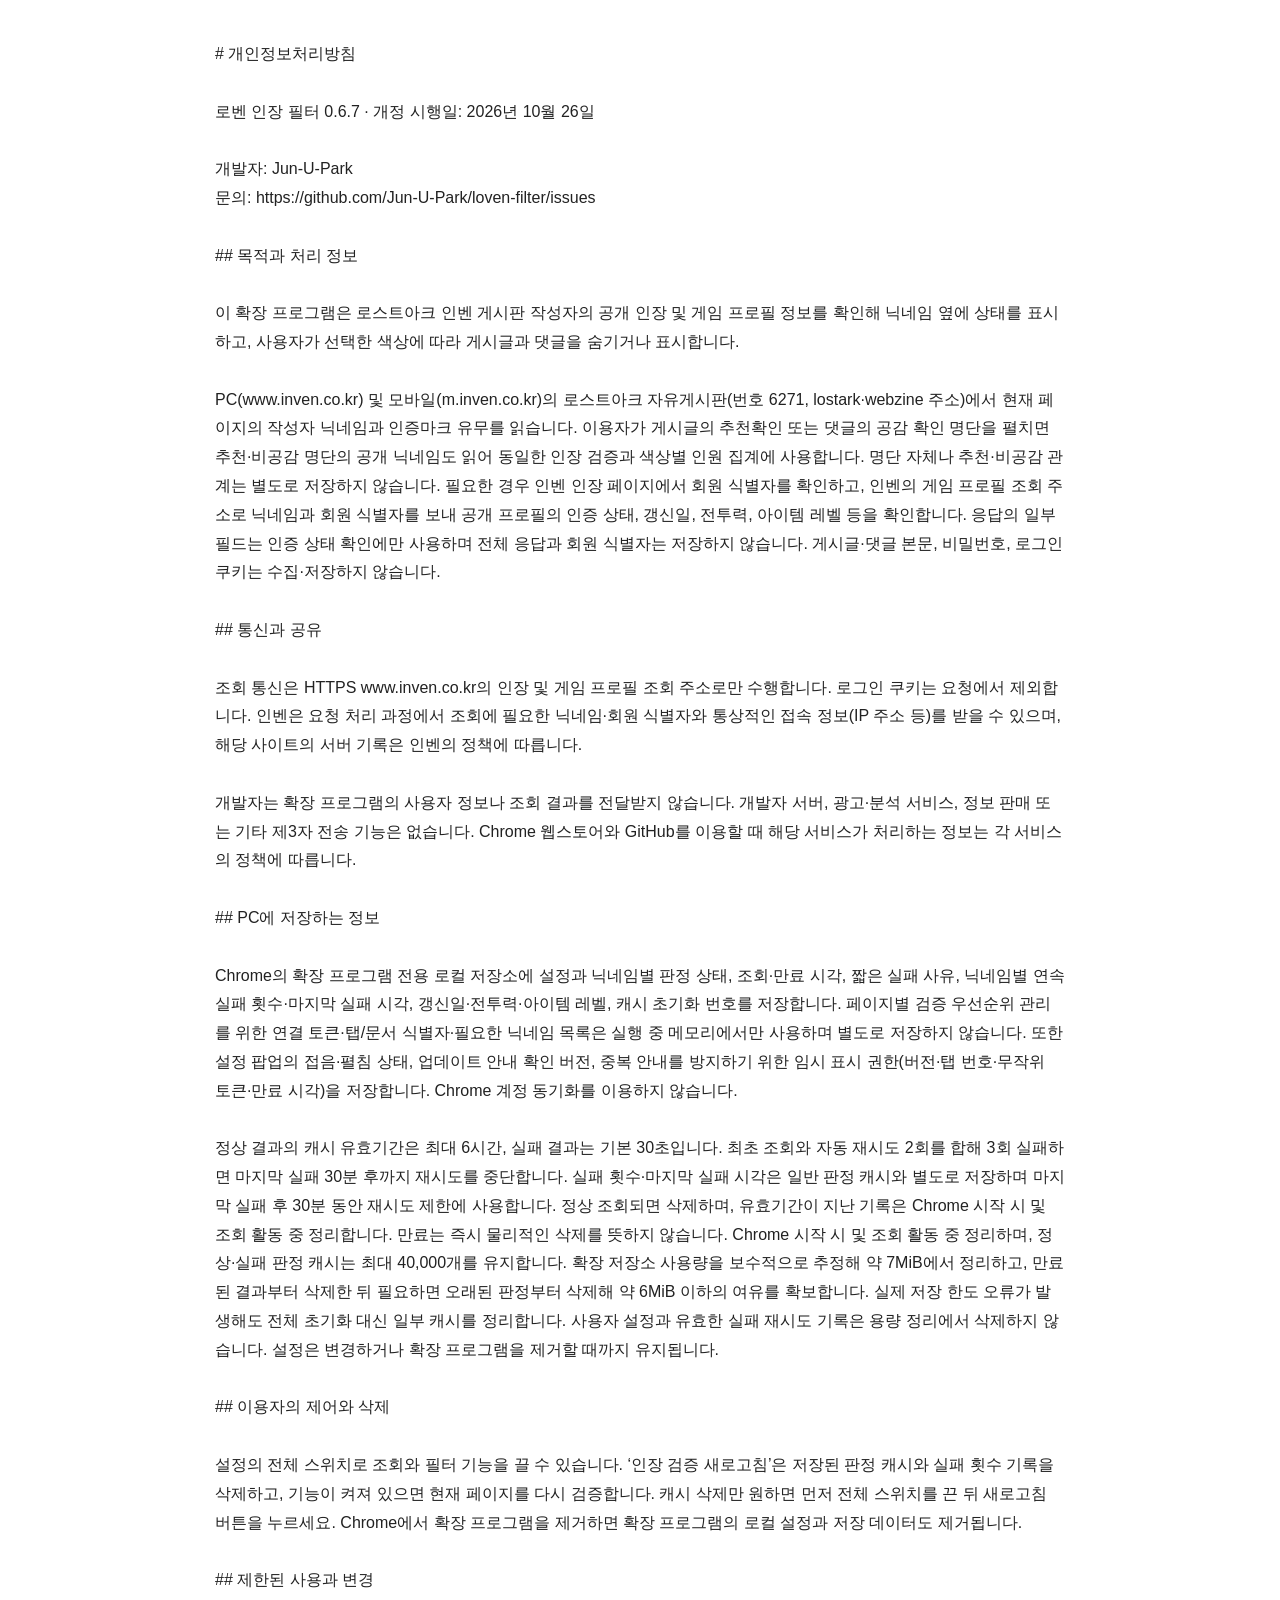
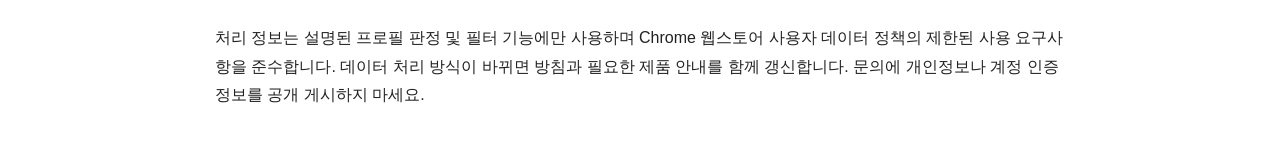
<file: docs/index.html>
<!doctype html><html lang="ko"><meta charset="utf-8"><meta name="viewport" content="width=device-width,initial-scale=1"><title>로벤 인장 필터 개인정보처리방침</title><style>body{max-width:850px;margin:40px auto;padding:0 24px;font:16px/1.8 sans-serif;color:#222}pre{white-space:pre-wrap;font:inherit}</style><body><pre># 개인정보처리방침

로벤 인장 필터 0.6.7 · 개정 시행일: 2026년 10월 26일

개발자: Jun-U-Park
문의: https://github.com/Jun-U-Park/loven-filter/issues

## 목적과 처리 정보

이 확장 프로그램은 로스트아크 인벤 게시판 작성자의 공개 인장 및 게임 프로필 정보를 확인해 닉네임 옆에 상태를 표시하고, 사용자가 선택한 색상에 따라 게시글과 댓글을 숨기거나 표시합니다.

PC(www.inven.co.kr) 및 모바일(m.inven.co.kr)의 로스트아크 자유게시판(번호 6271, lostark·webzine 주소)에서 현재 페이지의 작성자 닉네임과 인증마크 유무를 읽습니다. 이용자가 게시글의 추천확인 또는 댓글의 공감 확인 명단을 펼치면 추천·비공감 명단의 공개 닉네임도 읽어 동일한 인장 검증과 색상별 인원 집계에 사용합니다. 명단 자체나 추천·비공감 관계는 별도로 저장하지 않습니다. 필요한 경우 인벤 인장 페이지에서 회원 식별자를 확인하고, 인벤의 게임 프로필 조회 주소로 닉네임과 회원 식별자를 보내 공개 프로필의 인증 상태, 갱신일, 전투력, 아이템 레벨 등을 확인합니다. 응답의 일부 필드는 인증 상태 확인에만 사용하며 전체 응답과 회원 식별자는 저장하지 않습니다. 게시글·댓글 본문, 비밀번호, 로그인 쿠키는 수집·저장하지 않습니다.

## 통신과 공유

조회 통신은 HTTPS www.inven.co.kr의 인장 및 게임 프로필 조회 주소로만 수행합니다. 로그인 쿠키는 요청에서 제외합니다. 인벤은 요청 처리 과정에서 조회에 필요한 닉네임·회원 식별자와 통상적인 접속 정보(IP 주소 등)를 받을 수 있으며, 해당 사이트의 서버 기록은 인벤의 정책에 따릅니다.

개발자는 확장 프로그램의 사용자 정보나 조회 결과를 전달받지 않습니다. 개발자 서버, 광고·분석 서비스, 정보 판매 또는 기타 제3자 전송 기능은 없습니다. Chrome 웹스토어와 GitHub를 이용할 때 해당 서비스가 처리하는 정보는 각 서비스의 정책에 따릅니다.

## PC에 저장하는 정보

Chrome의 확장 프로그램 전용 로컬 저장소에 설정과 닉네임별 판정 상태, 조회·만료 시각, 짧은 실패 사유, 닉네임별 연속 실패 횟수·마지막 실패 시각, 갱신일·전투력·아이템 레벨, 캐시 초기화 번호를 저장합니다. 페이지별 검증 우선순위 관리를 위한 연결 토큰·탭/문서 식별자·필요한 닉네임 목록은 실행 중 메모리에서만 사용하며 별도로 저장하지 않습니다. 또한 설정 팝업의 접음·펼침 상태, 업데이트 안내 확인 버전, 중복 안내를 방지하기 위한 임시 표시 권한(버전·탭 번호·무작위 토큰·만료 시각)을 저장합니다. Chrome 계정 동기화를 이용하지 않습니다.

정상 결과의 캐시 유효기간은 최대 6시간, 실패 결과는 기본 30초입니다. 최초 조회와 자동 재시도 2회를 합해 3회 실패하면 마지막 실패 30분 후까지 재시도를 중단합니다. 실패 횟수·마지막 실패 시각은 일반 판정 캐시와 별도로 저장하며 마지막 실패 후 30분 동안 재시도 제한에 사용합니다. 정상 조회되면 삭제하며, 유효기간이 지난 기록은 Chrome 시작 시 및 조회 활동 중 정리합니다. 만료는 즉시 물리적인 삭제를 뜻하지 않습니다. Chrome 시작 시 및 조회 활동 중 정리하며, 정상·실패 판정 캐시는 최대 40,000개를 유지합니다. 확장 저장소 사용량을 보수적으로 추정해 약 7MiB에서 정리하고, 만료된 결과부터 삭제한 뒤 필요하면 오래된 판정부터 삭제해 약 6MiB 이하의 여유를 확보합니다. 실제 저장 한도 오류가 발생해도 전체 초기화 대신 일부 캐시를 정리합니다. 사용자 설정과 유효한 실패 재시도 기록은 용량 정리에서 삭제하지 않습니다. 설정은 변경하거나 확장 프로그램을 제거할 때까지 유지됩니다.

## 이용자의 제어와 삭제

설정의 전체 스위치로 조회와 필터 기능을 끌 수 있습니다. ‘인장 검증 새로고침’은 저장된 판정 캐시와 실패 횟수 기록을 삭제하고, 기능이 켜져 있으면 현재 페이지를 다시 검증합니다. 캐시 삭제만 원하면 먼저 전체 스위치를 끈 뒤 새로고침 버튼을 누르세요. Chrome에서 확장 프로그램을 제거하면 확장 프로그램의 로컬 설정과 저장 데이터도 제거됩니다.

## 제한된 사용과 변경

처리 정보는 설명된 프로필 판정 및 필터 기능에만 사용하며 Chrome 웹스토어 사용자 데이터 정책의 제한된 사용 요구사항을 준수합니다. 데이터 처리 방식이 바뀌면 방침과 필요한 제품 안내를 함께 갱신합니다. 문의에 개인정보나 계정 인증정보를 공개 게시하지 마세요.
</pre></body></html>
</file>
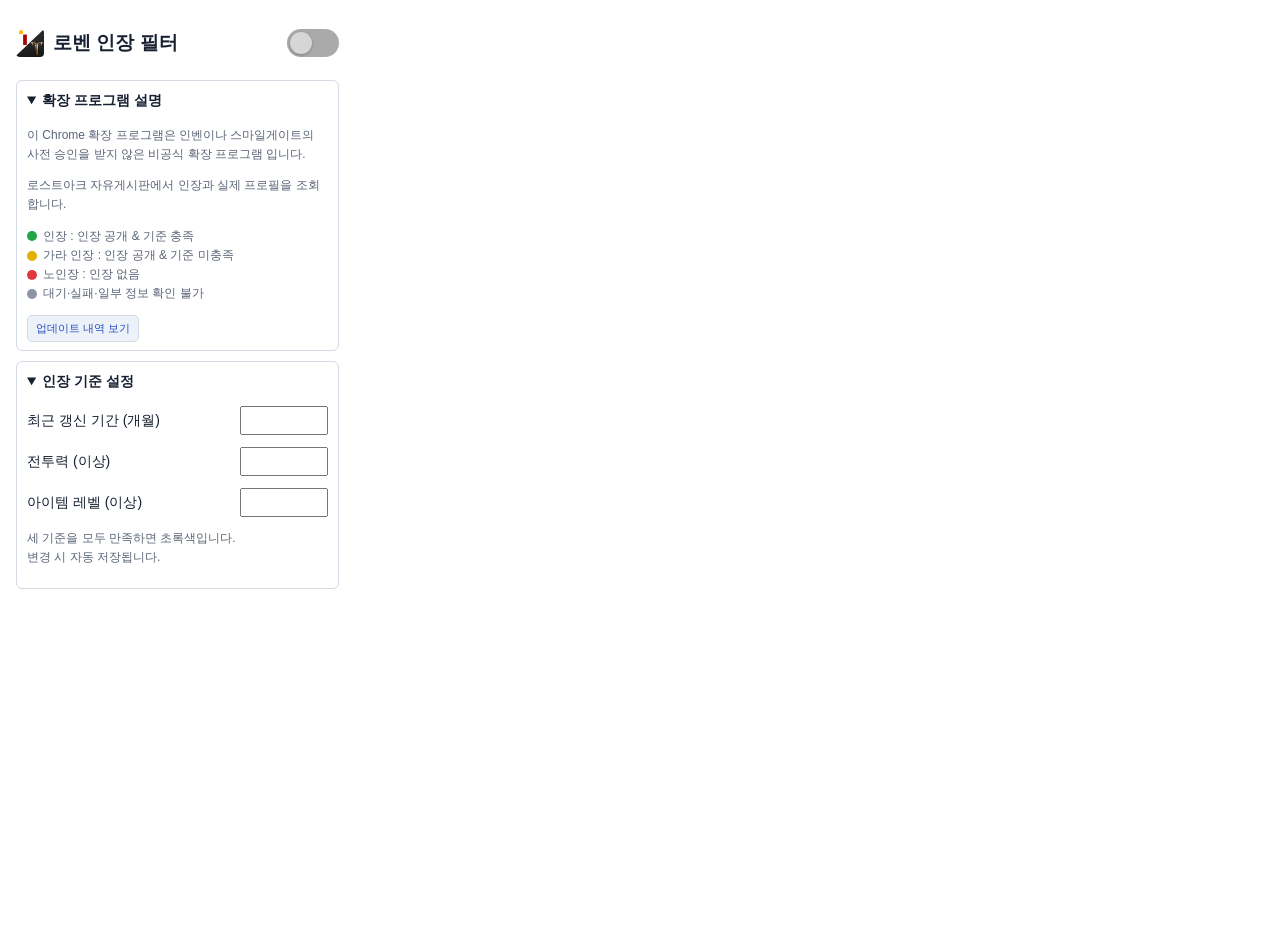
<file: popup.html>
<!doctype html><html lang="ko"><meta charset="utf-8"><title>로아 인벤 필터</title><link rel="stylesheet" href="popup.css"><link rel="stylesheet" href="release-notes.css"><body>
<div class="popup-header"><h1 class="popup-title"><img src="icons/icon-48.png" width="28" height="28" alt="">로벤 인장 필터</h1><div class="program-controls"><span id="enabled-state" class="program-state" aria-live="polite"></span><button type="button" id="enabled" class="color-switch main-switch" role="switch" aria-label="로벤 인장 필터 전체 켜기"><span class="thumb"></span></button></div></div><details class="criteria extension-description" open><summary>확장 프로그램 설명</summary><div class="criteria-body"><p>이 Chrome 확장 프로그램은 인벤이나 스마일게이트의 사전 승인을 받지 않은 비공식 확장 프로그램 입니다.</p><p>로스트아크 자유게시판에서 인장과 실제 프로필을 조회합니다.</p>
<p class="legend"><span class="legend-dot green"></span>인장 : 인장 공개 &amp; 기준 충족<br><span class="legend-dot yellow"></span>가라 인장 : 인장 공개 &amp; 기준 미충족<br><span class="legend-dot red"></span>노인장 : 인장 없음<br><span class="legend-dot black"></span>대기·실패·일부 정보 확인 불가</p>
<button type="button" id="view-updates" class="view-updates">업데이트 내역 보기</button></div></details>
<details class="criteria" open><summary>인장 기준 설정</summary><div class="criteria-body">
<label for="months">최근 갱신 기간 (개월)<input id="months" type="number" min="1" max="120" step="1" required></label>
<label for="minPower">전투력 (이상)<input id="minPower" type="number" min="0" max="1000000000" step="any" required></label>
<label for="minItem">아이템 레벨 (이상)<input id="minItem" type="number" min="0" max="1000000" step="any" required></label>
<p class="sentence-lines"><span>세 기준을 모두 만족하면 초록색입니다.</span><span>변경 시 자동 저장됩니다.</span></p></div></details>
<div class="master-filters">
<div class="master-filter"><span>게시글 필터</span><div class="split-switch"><button type="button" id="posts" class="color-switch" role="switch" aria-label="게시글 필터"><span class="thumb"></span></button><span id="posts-state" class="switch-state"></span></div></div>
<div class="master-filter"><span>댓글 필터</span><div class="split-switch"><button type="button" id="comments" class="color-switch" role="switch" aria-label="댓글 필터"><span class="thumb"></span></button><span id="comments-state" class="switch-state"></span></div></div>
</div>
<div class="split-color-row split-heading"><span>색상별 표시</span><span>게시글</span><span>댓글</span></div><div class="split-color-row"><span class="color-label"><span class="legend-dot green"></span>인장</span><div class="split-switch"><button type="button" id="posts_green" class="color-switch" role="switch" aria-label="게시글 인장 표시"><span class="thumb"></span></button><span id="posts_green-state" class="switch-state"></span></div><div class="split-switch"><button type="button" id="comments_green" class="color-switch" role="switch" aria-label="댓글 인장 표시"><span class="thumb"></span></button><span id="comments_green-state" class="switch-state"></span></div></div>
<div class="split-color-row"><span class="color-label"><span class="legend-dot yellow"></span>가라인장</span><div class="split-switch"><button type="button" id="posts_yellow" class="color-switch" role="switch" aria-label="게시글 가라인장 표시"><span class="thumb"></span></button><span id="posts_yellow-state" class="switch-state"></span></div><div class="split-switch"><button type="button" id="comments_yellow" class="color-switch" role="switch" aria-label="댓글 가라인장 표시"><span class="thumb"></span></button><span id="comments_yellow-state" class="switch-state"></span></div></div>
<div class="split-color-row"><span class="color-label"><span class="legend-dot red"></span>노인장</span><div class="split-switch"><button type="button" id="posts_red" class="color-switch" role="switch" aria-label="게시글 노인장 표시"><span class="thumb"></span></button><span id="posts_red-state" class="switch-state"></span></div><div class="split-switch"><button type="button" id="comments_red" class="color-switch" role="switch" aria-label="댓글 노인장 표시"><span class="thumb"></span></button><span id="comments_red-state" class="switch-state"></span></div></div>
<div class="split-color-row"><span class="color-label"><span class="legend-dot black"></span>판정 대기·실패</span><div class="split-switch"><button type="button" id="posts_black" class="color-switch" role="switch" aria-label="게시글 판정 대기·실패 표시"><span class="thumb"></span></button><span id="posts_black-state" class="switch-state"></span></div><div class="split-switch"><button type="button" id="comments_black" class="color-switch" role="switch" aria-label="댓글 판정 대기·실패 표시"><span class="thumb"></span></button><span id="comments_black-state" class="switch-state"></span></div></div>
<div class="panel-option"><span>통계 패널 표시</span><div class="panel-controls"><div id="panelPosition" class="panel-position" role="group" aria-label="통계 패널 위치"><button type="button" data-position="left" aria-pressed="false">좌측</button><button type="button" data-position="right" aria-pressed="false">우측</button></div><div class="split-switch"><button type="button" id="panelVisible" class="color-switch" role="switch" aria-label="통계 패널 표시"><span class="thumb"></span></button><span id="panelVisible-state" class="switch-state"></span></div></div></div>
<div class="cache-footer"><p class="sentence-lines"><span>검증 결과는 6시간 동안 유지됩니다.</span><span>노인장과 검증 실패는 구분됩니다.</span></p><button id="clear">인장 검증<br>새로고침</button></div><p id="status" role="status"></p>
<script src="settings.js"></script><script src="release-notes.js"></script><script src="popup.js"></script></body></html>
</file>
<file: popup.css>
body{width:290px;padding:16px;font:14px/1.6 sans-serif;color:#182132}h1{font-size:19px}label{display:flex;align-items:center;gap:8px;margin:12px 0}select{margin-left:auto}p{font-size:12px;color:#596476}button{padding:8px;border:0;background:#244fc6;color:white;border-radius:5px;cursor:pointer}
 .legend-dot{display:inline-block;width:10px;height:10px;border-radius:50%;margin-right:6px;vertical-align:middle;background:#111}
 .legend-dot.green{background:#22a447}.legend-dot.yellow{background:#e2ae00}.legend-dot.red{background:#df3940}
fieldset{border:1px solid #d5dbe5;border-radius:6px;margin:14px 0;padding:8px 10px}legend{font-weight:bold}input[type="number"]{width:88px;margin-left:auto;padding:5px;box-sizing:border-box}
 .legend-dot.black{background:#8b95a5}
 .color-row{display:flex;align-items:center;gap:8px;margin:14px 0}.color-row .legend-dot{margin-right:0}.switch-controls{margin-left:auto;display:flex;align-items:center;gap:8px}.switch-state{font-size:12px;color:#596476;min-width:48px}
 button.color-switch{position:relative;width:42px;height:22px;padding:0;border-radius:11px;background:#aaaaaa;flex-shrink:0}
 .color-switch .thumb{position:absolute;left:3px;top:3px;width:16px;height:16px;border-radius:50%;background:#d6d6d6;transition:transform .15s,background .15s;box-shadow:0 1px 3px #0004}
 .color-switch[aria-checked="true"] .thumb{transform:translateX(20px);background:#555555}
 .master-filters{display:flex;gap:16px;margin:16px 0}.master-filter{display:flex;align-items:center;justify-content:space-between;gap:8px;flex:1;font-size:13px;white-space:nowrap}
 .color-switch:focus-visible{outline:2px solid #244fc6;outline-offset:3px}
 @media(prefers-reduced-motion:reduce){.color-switch .thumb{transition:none}}
 .sentence-lines span{display:block;white-space:nowrap}
 .criteria{border:1px solid #d5dbe5;border-radius:6px;margin:14px 0;padding:8px 10px}.criteria summary{font-weight:bold;cursor:pointer}.criteria-body{padding-top:2px}.criteria summary:focus-visible{outline:2px solid #244fc6;outline-offset:3px}
html{width:370px;height:590px;overflow:hidden}body{box-sizing:border-box;width:370px;height:590px;margin:0;padding:16px;overflow-y:auto;scrollbar-gutter:stable}
.cache-footer{display:flex;align-items:center;justify-content:space-between;gap:12px}.cache-footer p{margin:10px 0}.cache-footer #clear{flex-shrink:0;font-size:11px;line-height:1.4;padding:7px 10px}.criteria{margin:10px 0}.color-row{margin:10px 0}#status{min-height:19px;margin:6px 0 0}
 .cache-footer #clear{min-width:124px;padding:9px 12px;white-space:nowrap}
 .cache-footer #clear{font-size:15px;font-weight:700}
 .popup-title{display:flex;align-items:center;gap:9px}.popup-title img{display:block;flex-shrink:0;border-radius:4px}
 .popup-header{display:flex;align-items:center;justify-content:space-between;gap:12px}.popup-header h1{margin:12px 0}.popup-header .main-switch{width:52px;height:28px;border-radius:14px}.main-switch .thumb{width:22px;height:22px}.main-switch[aria-checked="true"] .thumb{transform:translateX(24px)}

.panel-option{display:flex;justify-content:space-between;align-items:center;margin:14px 0}.split-color-row{display:grid;grid-template-columns:minmax(130px,1fr) 72px 72px;gap:8px;align-items:center;margin:12px 0}.split-heading{font-size:12px;color:#596476;text-align:center}.split-heading span:first-child{text-align:left}.split-switch{display:flex;flex-direction:column;align-items:center;gap:3px}.split-switch .switch-state{min-width:0;font-size:11px}.color-label{white-space:nowrap;font-size:13px}

.panel-controls{display:flex;align-items:center;gap:10px}.panel-controls select{margin:0;padding:4px 6px;border:1px solid #c9ced6;border-radius:4px;background:#fff;color:#182132;font:12px sans-serif}.master-filter .split-switch{min-width:54px}.master-filter .switch-state{white-space:nowrap}
/* Align each label with the switch itself, excluding its caption below. */
.master-filter{align-items:flex-start}
.master-filter>span,.color-label{height:22px;display:flex;align-items:center}
.split-color-row{align-items:start}
.split-switch{gap:2px}
.split-switch .switch-state{font-size:10px;line-height:13px;text-align:center}
.panel-controls{gap:10px;padding-right:6px}
.panel-position{display:flex;border:1px solid #aaaaaa;border-radius:4px;overflow:hidden}
.panel-position button{padding:4px 9px;border-radius:0;background:#eeeeee;color:#596476;font:12px/18px sans-serif}
.panel-position button+button{border-left:1px solid #aaaaaa}
.panel-position button[aria-pressed="true"]{background:#555555;color:#ffffff}
.panel-position button:focus-visible{outline:2px solid #244fc6;outline-offset:-2px}
.panel-option{align-items:flex-start}
.panel-option>span{height:22px;display:flex;align-items:center}
.panel-controls{align-items:flex-start;padding-right:0;gap:16px}
.panel-position{margin-right:4px}
.panel-controls>.split-switch{min-width:54px}
.panel-position button{padding-top:1px;padding-bottom:1px}
.program-controls{display:flex;align-items:center;gap:8px;flex-shrink:0}
.program-state{font-size:10px;line-height:13px;color:#596476;white-space:pre-line;text-align:center}
.master-filters{margin-bottom:4px}
.split-heading{margin-top:3px}
.panel-controls>.split-switch{width:72px;min-width:72px}

.view-updates{padding:4px 8px;font:11px/1.5 sans-serif;background:#edf1f8;color:#244fc6;border:1px solid #d5dbe5}
.view-updates:focus-visible{outline:2px solid #244fc6;outline-offset:2px}
</file>
<file: release-notes.css>
#ivpf-update-notice{box-sizing:border-box;width:460px;max-width:calc(100vw - 32px);max-height:calc(100dvh - 32px);overflow:auto;padding:24px;border:0;border-radius:12px;background:#fff;color:#222;box-shadow:0 8px 40px #0005;font:14px/1.7 sans-serif}
#ivpf-update-notice::backdrop{background:#0006}
#ivpf-update-notice h2{margin:0 0 16px;font:700 17px/1.5 sans-serif}
#ivpf-update-notice h3{margin:0 0 8px;font:700 14px/1.5 sans-serif}
#ivpf-update-notice ol{margin:0;padding-left:24px;list-style:decimal}
#ivpf-update-notice li{display:list-item;margin:7px 0}
#ivpf-update-notice p{margin:8px 0;color:#b42318}
#ivpf-update-notice button{display:block;margin:18px 0 0 auto;padding:8px 24px;border:0;border-radius:6px;background:#2851ce;color:#fff;font:700 14px/1.5 sans-serif;cursor:pointer}
#ivpf-update-notice button:focus-visible{outline:2px solid #222;outline-offset:3px}
</file>
